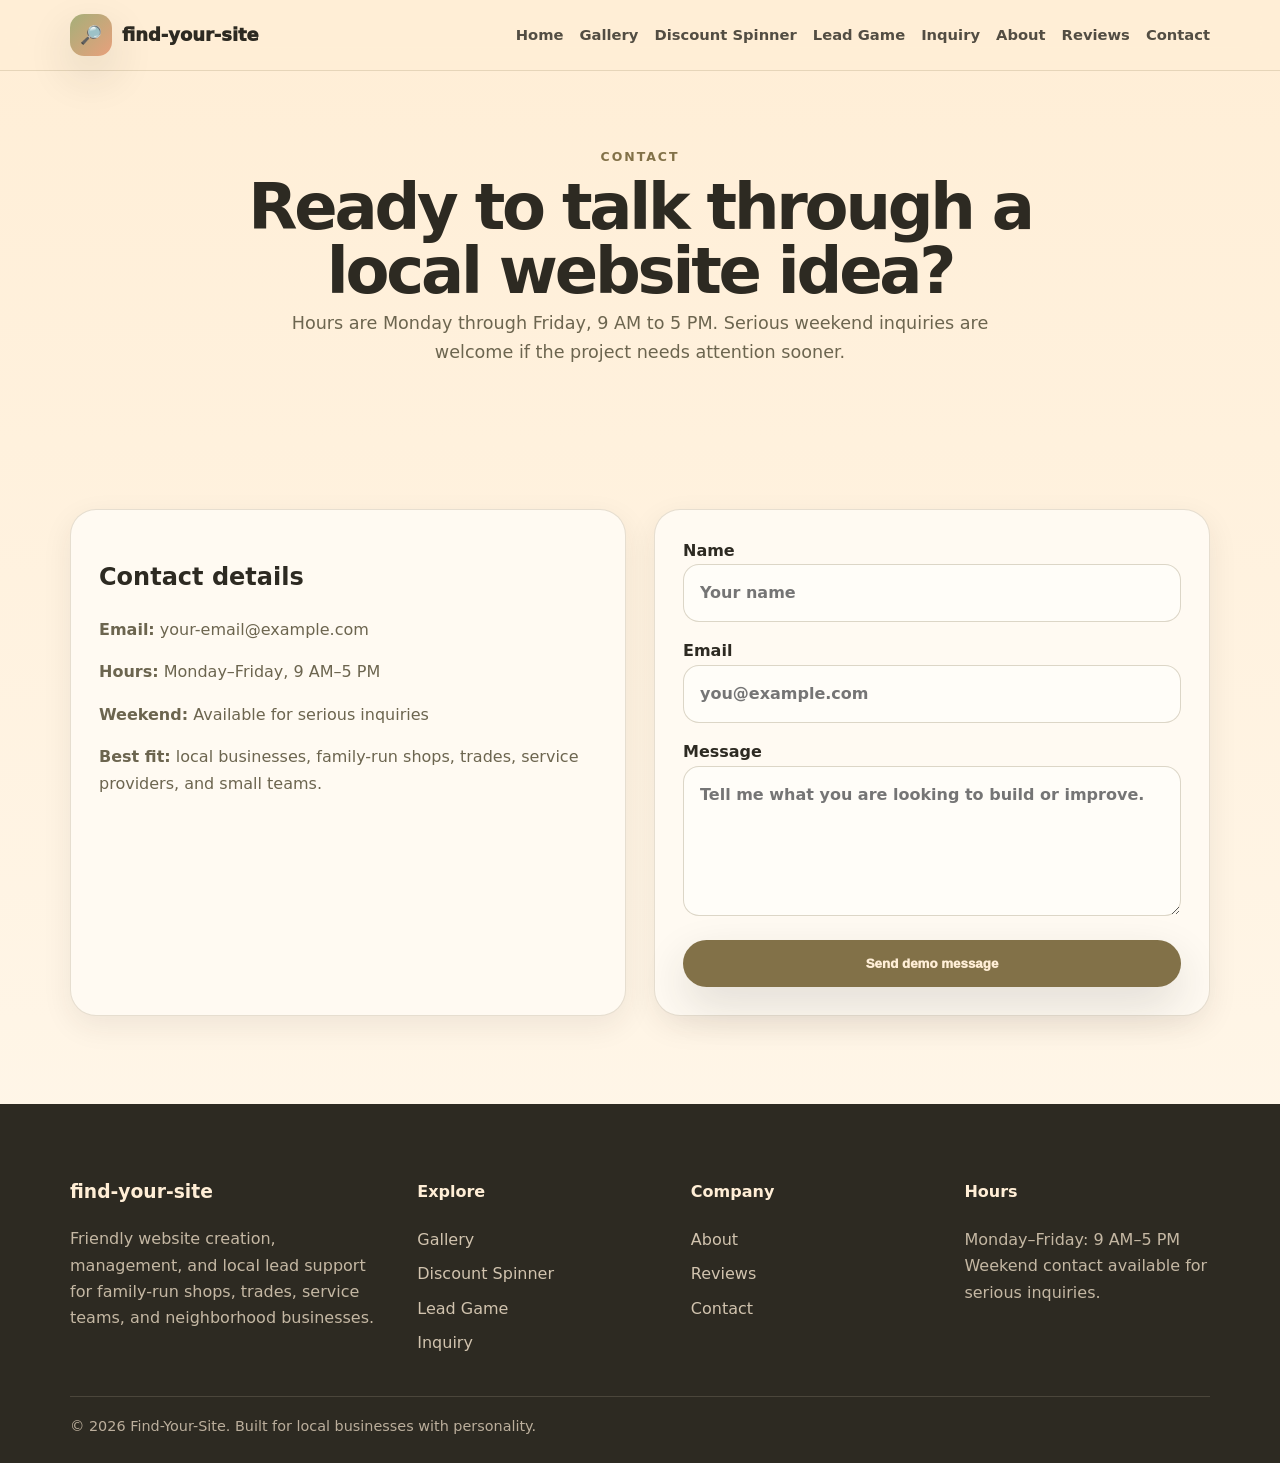
<file: contact.html>
<!DOCTYPE html>
<html lang="en">
<head>
<meta charset="UTF-8">
<meta name="viewport" content="width=device-width, initial-scale=1.0">
<title>Contact | Find-Your-Site</title>
<link rel="stylesheet" href="assets/css/style.css">
</head>
<body>
<header class="header"><div class="container nav"><a class="brand" href="index.html"><span class="brand-mark">🔎</span><span>find-your-site</span></a><button class="menu-toggle" aria-label="Open navigation">Menu</button><nav class="nav-links"><a href="index.html">Home</a><a href="gallery.html">Gallery</a><a href="discount-spinner.html">Discount Spinner</a><a href="leads-game.html">Lead Game</a><a href="custom-inquiry.html">Inquiry</a><a href="about.html">About</a><a href="reviews.html">Reviews</a><a href="contact.html">Contact</a></nav></div></header>
<main>

<section class="page-hero"><div class="container"><span class="eyebrow">Contact</span><h1>Ready to talk through a local website idea?</h1><p>Hours are Monday through Friday, 9 AM to 5 PM. Serious weekend inquiries are welcome if the project needs attention sooner.</p></div></section>
<section class="section"><div class="container grid-2"><div class="card"><h2>Contact details</h2><p><strong>Email:</strong> your-email@example.com</p><p><strong>Hours:</strong> Monday–Friday, 9 AM–5 PM</p><p><strong>Weekend:</strong> Available for serious inquiries</p><p><strong>Best fit:</strong> local businesses, family-run shops, trades, service providers, and small teams.</p></div><form class="card form" data-demo-form><label>Name<input required placeholder="Your name"></label><label>Email<input type="email" required placeholder="you@example.com"></label><label>Message<textarea placeholder="Tell me what you are looking to build or improve."></textarea></label><button class="btn btn-primary" type="submit">Send demo message</button><div class="notice"></div></form></div></section>

</main>
<footer class="footer"><div class="container footer-grid"><div><h3>find-your-site</h3><p>Friendly website creation, management, and local lead support for family-run shops, trades, service teams, and neighborhood businesses.</p></div><div><h4>Explore</h4><a href="gallery.html">Gallery</a><a href="discount-spinner.html">Discount Spinner</a><a href="leads-game.html">Lead Game</a><a href="custom-inquiry.html">Inquiry</a></div><div><h4>Company</h4><a href="about.html">About</a><a href="reviews.html">Reviews</a><a href="contact.html">Contact</a></div><div><h4>Hours</h4><p>Monday–Friday: 9 AM–5 PM<br>Weekend contact available for serious inquiries.</p></div></div><div class="container tiny-footer">© <span data-year></span> Find-Your-Site. Built for local businesses with personality.</div></footer>
<script src="assets/js/script.js"></script>
</body>
</html>
</file>
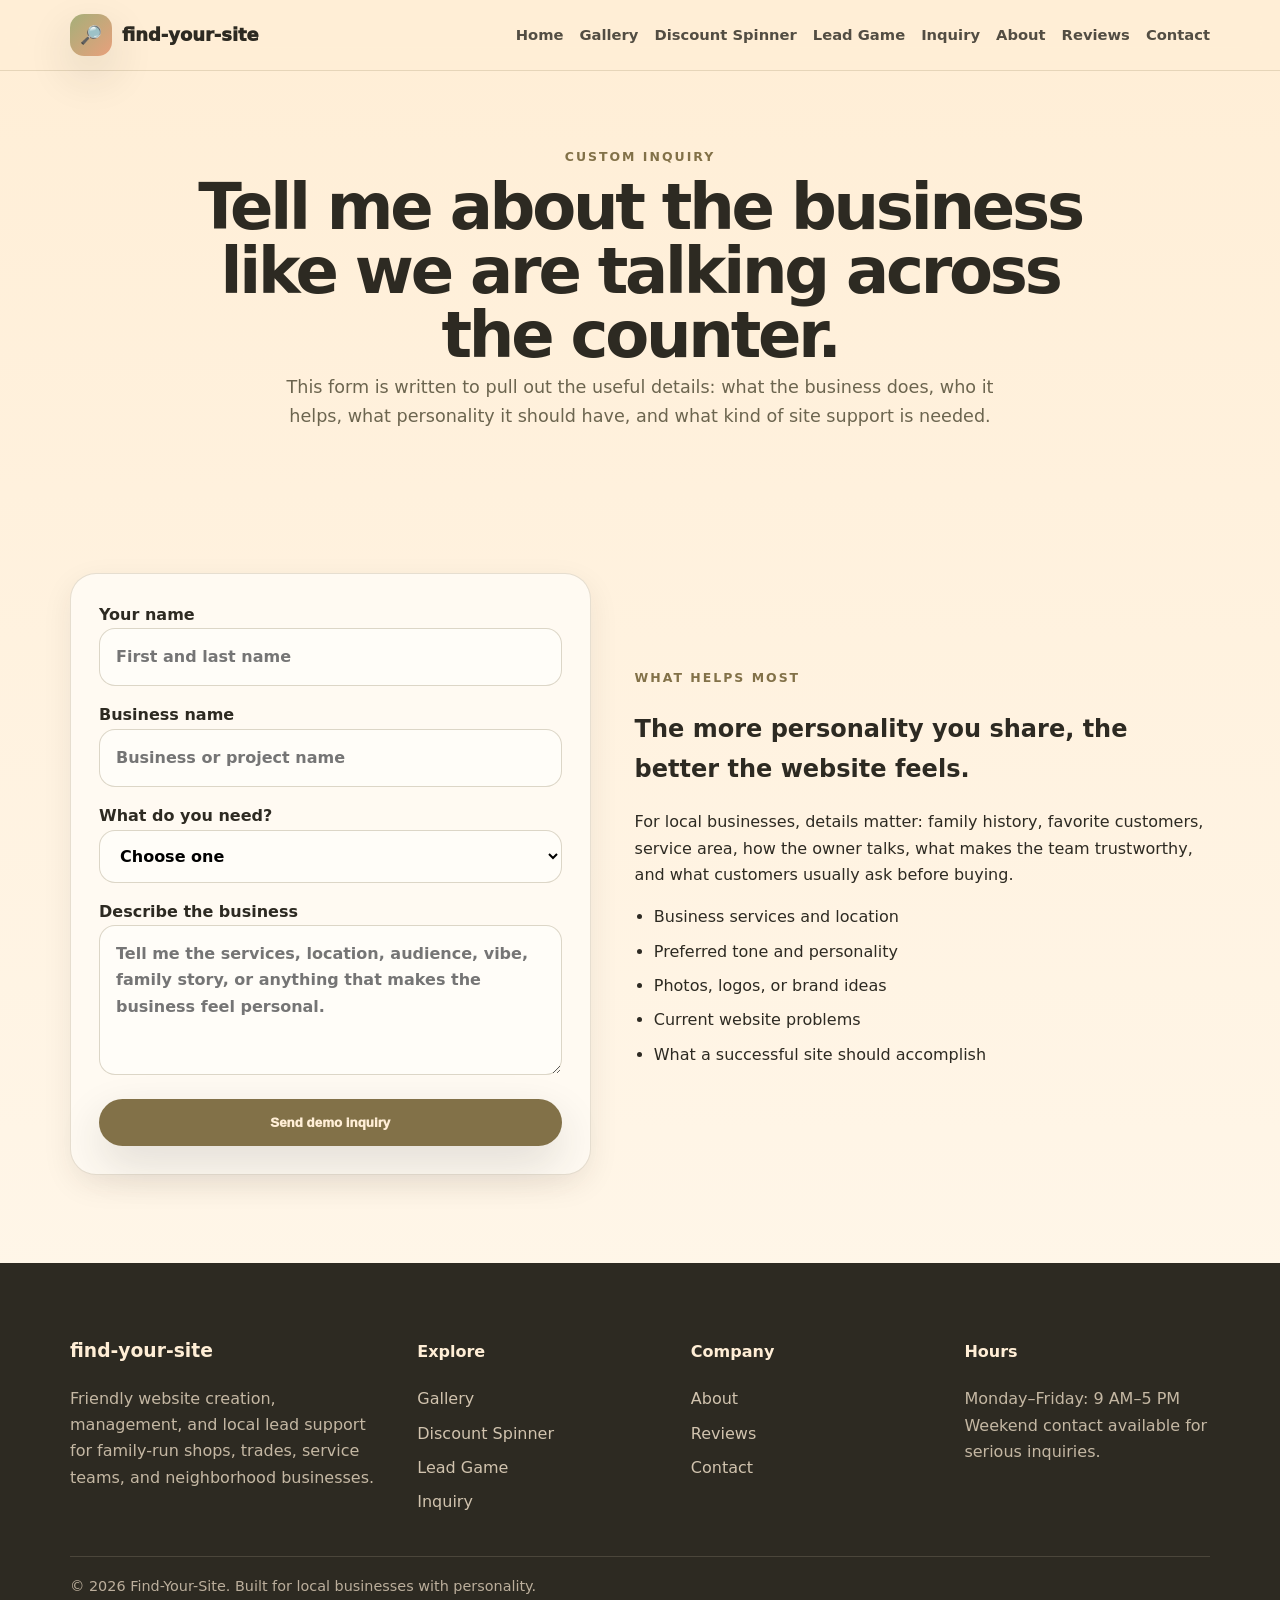
<file: custom-inquiry.html>
<!DOCTYPE html>
<html lang="en">
<head>
<meta charset="UTF-8">
<meta name="viewport" content="width=device-width, initial-scale=1.0">
<title>Custom Inquiry | Find-Your-Site</title>
<link rel="stylesheet" href="assets/css/style.css">
</head>
<body>
<header class="header"><div class="container nav"><a class="brand" href="index.html"><span class="brand-mark">🔎</span><span>find-your-site</span></a><button class="menu-toggle" aria-label="Open navigation">Menu</button><nav class="nav-links"><a href="index.html">Home</a><a href="gallery.html">Gallery</a><a href="discount-spinner.html">Discount Spinner</a><a href="leads-game.html">Lead Game</a><a href="custom-inquiry.html">Inquiry</a><a href="about.html">About</a><a href="reviews.html">Reviews</a><a href="contact.html">Contact</a></nav></div></header>
<main>

<section class="page-hero"><div class="container"><span class="eyebrow">Custom inquiry</span><h1>Tell me about the business like we are talking across the counter.</h1><p>This form is written to pull out the useful details: what the business does, who it helps, what personality it should have, and what kind of site support is needed.</p></div></section>
<section class="section"><div class="container split"><form class="card form" data-demo-form><label>Your name<input type="text" placeholder="First and last name" required></label><label>Business name<input type="text" placeholder="Business or project name" required></label><label>What do you need?<select required><option value="">Choose one</option><option>New website</option><option>Website redesign</option><option>Website management</option><option>Lead support</option><option>Not sure yet</option></select></label><label>Describe the business<textarea placeholder="Tell me the services, location, audience, vibe, family story, or anything that makes the business feel personal."></textarea></label><button class="btn btn-primary" type="submit">Send demo inquiry</button><div class="notice"></div></form><div><span class="eyebrow">What helps most</span><h2>The more personality you share, the better the website feels.</h2><p>For local businesses, details matter: family history, favorite customers, service area, how the owner talks, what makes the team trustworthy, and what customers usually ask before buying.</p><ul class="check-list"><li>Business services and location</li><li>Preferred tone and personality</li><li>Photos, logos, or brand ideas</li><li>Current website problems</li><li>What a successful site should accomplish</li></ul></div></div></section>

</main>
<footer class="footer"><div class="container footer-grid"><div><h3>find-your-site</h3><p>Friendly website creation, management, and local lead support for family-run shops, trades, service teams, and neighborhood businesses.</p></div><div><h4>Explore</h4><a href="gallery.html">Gallery</a><a href="discount-spinner.html">Discount Spinner</a><a href="leads-game.html">Lead Game</a><a href="custom-inquiry.html">Inquiry</a></div><div><h4>Company</h4><a href="about.html">About</a><a href="reviews.html">Reviews</a><a href="contact.html">Contact</a></div><div><h4>Hours</h4><p>Monday–Friday: 9 AM–5 PM<br>Weekend contact available for serious inquiries.</p></div></div><div class="container tiny-footer">© <span data-year></span> Find-Your-Site. Built for local businesses with personality.</div></footer>
<script src="assets/js/script.js"></script>
</body>
</html>
</file>
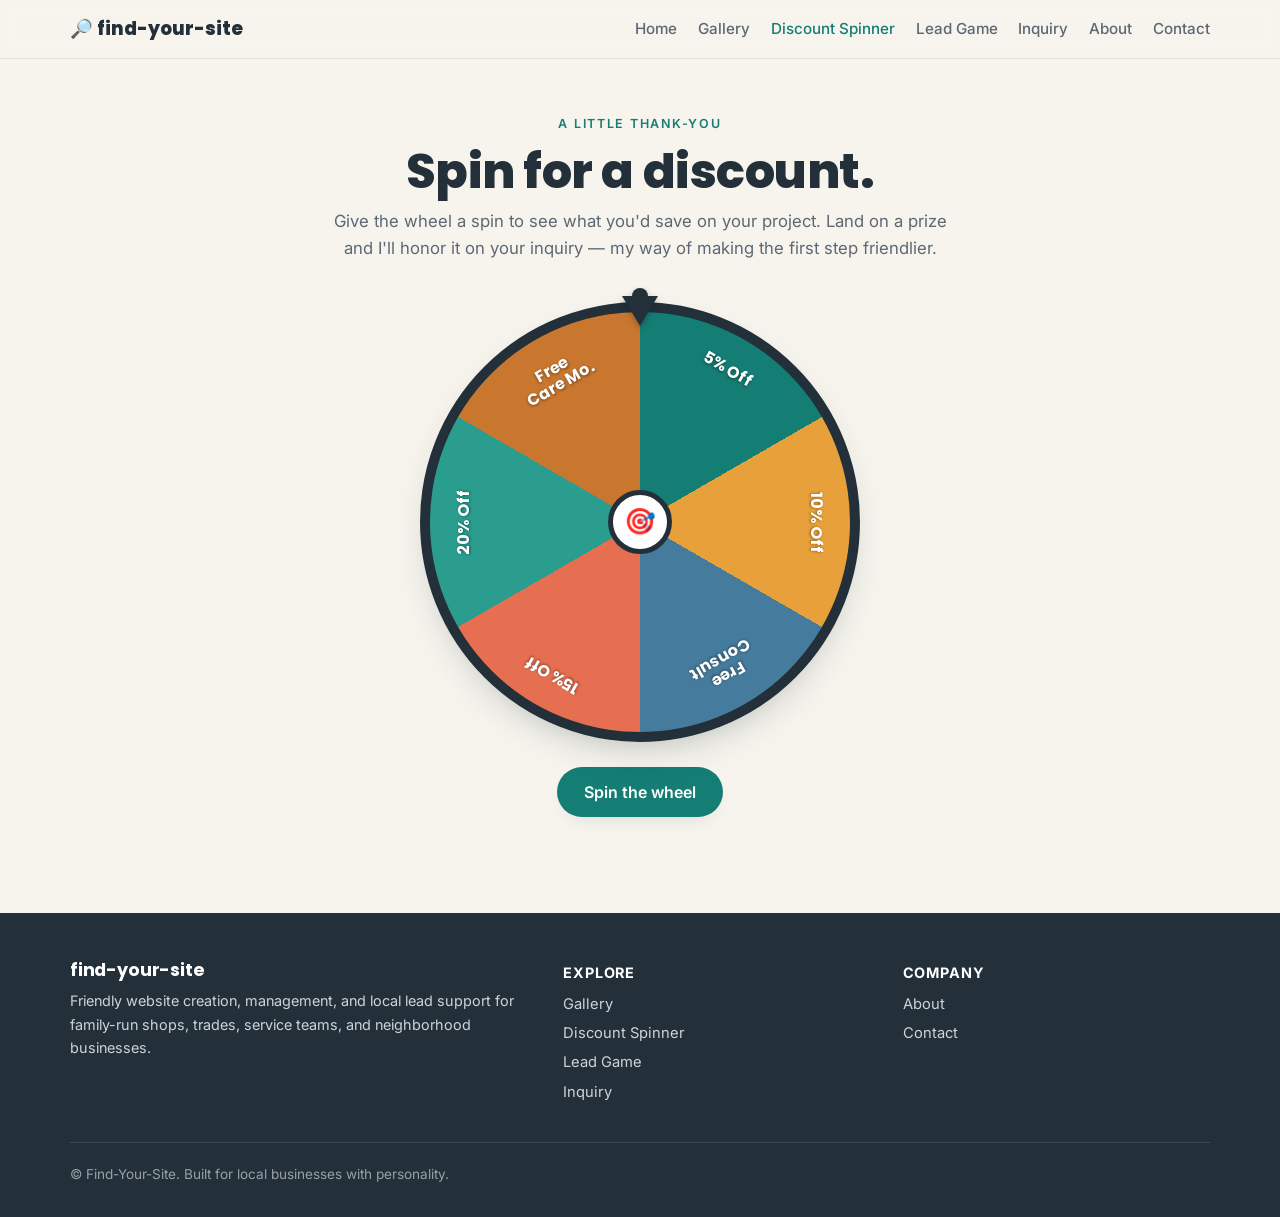
<file: discount-spinner.html>
<!DOCTYPE html>
<html lang="en">
<head>
<meta charset="UTF-8" />
<meta name="viewport" content="width=device-width, initial-scale=1.0" />
<title>Discount Spinner | Find-Your-Site</title>
<meta name="description" content="Spin the wheel for a friendly discount on your Find-Your-Site project." />
<link rel="preconnect" href="https://fonts.googleapis.com">
<link rel="preconnect" href="https://fonts.gstatic.com" crossorigin>
<link href="https://fonts.googleapis.com/css2?family=Poppins:wght@600;700;800&family=Inter:wght@400;500;600&display=swap" rel="stylesheet">
<style>
  :root{
    --paper:#f7f4ee; --surface:#ffffff; --ink:#23303a; --ink-soft:#5c6873;
    --brand:#147d74; --brand-dark:#0f5f58; --accent:#e8a13a; --line:#e6e1d7;
    --shadow:0 16px 44px -22px rgba(15,45,42,.4); --shadow-soft:0 8px 24px -16px rgba(15,45,42,.3);
    --font-head:"Poppins",system-ui,sans-serif; --font-body:"Inter",system-ui,sans-serif;
  }
  *{box-sizing:border-box;margin:0;padding:0}
  body{font-family:var(--font-body);background:var(--paper);color:var(--ink);line-height:1.6;-webkit-font-smoothing:antialiased}
  h1,h2,h3{font-family:var(--font-head);line-height:1.1;letter-spacing:-.01em}
  a{color:inherit;text-decoration:none}
  .wrap{width:min(1140px,92vw);margin-inline:auto}
  .btn{display:inline-flex;align-items:center;gap:.5rem;font-weight:600;font-size:1rem;padding:.85rem 1.6rem;border-radius:999px;cursor:pointer;border:1.5px solid transparent;transition:transform .18s,background .18s,box-shadow .18s;font-family:var(--font-body)}
  .btn-primary{background:var(--brand);color:#fff;box-shadow:var(--shadow-soft)}
  .btn-primary:hover{background:var(--brand-dark);transform:translateY(-2px)}
  .btn-ghost{background:transparent;color:var(--ink);border-color:var(--line)}
  .btn-ghost:hover{border-color:var(--brand);color:var(--brand)}
  .btn:disabled{opacity:.5;cursor:not-allowed;transform:none}
  :focus-visible{outline:3px solid var(--accent);outline-offset:3px;border-radius:6px}

  .nav{position:sticky;top:0;z-index:50;background:rgba(247,244,238,.88);backdrop-filter:blur(10px);border-bottom:1px solid var(--line)}
  .nav-inner{display:flex;align-items:center;justify-content:space-between;padding:.9rem 0}
  .brand{font-family:var(--font-head);font-weight:800;font-size:1.15rem;color:var(--ink)}
  .nav-links{display:flex;align-items:center;gap:1.3rem}
  .nav-links a{font-weight:500;color:var(--ink-soft);font-size:.95rem}
  .nav-links a:hover,.nav-links a[aria-current="page"]{color:var(--brand)}
  .nav-toggle{display:none;background:none;border:none;color:var(--ink);cursor:pointer}

  .page-head{padding:clamp(2rem,5vw,3.2rem) 0 1rem;text-align:center}
  .eyebrow{font-size:.78rem;font-weight:600;letter-spacing:.14em;text-transform:uppercase;color:var(--brand)}
  .page-head h1{font-size:clamp(2rem,5vw,3rem);font-weight:800;margin:.6rem 0}
  .page-head p{color:var(--ink-soft);max-width:56ch;margin:0 auto;font-size:1.05rem}

  .stage{display:flex;flex-direction:column;align-items:center;padding:1.5rem 0 4rem;gap:1.6rem}

  .wheel-area{position:relative;width:min(90vw,440px);aspect-ratio:1/1}
  .pointer{position:absolute;top:-6px;left:50%;transform:translateX(-50%);z-index:5;width:0;height:0;border-left:18px solid transparent;border-right:18px solid transparent;border-top:30px solid var(--ink);filter:drop-shadow(0 3px 3px rgba(0,0,0,.25))}
  .pointer::after{content:"";position:absolute;top:-38px;left:-8px;width:16px;height:16px;border-radius:50%;background:var(--ink)}
  .wheel{position:absolute;inset:0;border-radius:50%;border:10px solid var(--ink);box-shadow:var(--shadow);will-change:transform}
  .label{position:absolute;inset:0;display:flex;justify-content:center;pointer-events:none}
  .label span{padding-top:26px;width:46%;text-align:center;color:#fff;font-family:var(--font-head);font-weight:700;font-size:clamp(.8rem,2.4vw,1rem);line-height:1.05;text-shadow:0 1px 3px rgba(0,0,0,.45)}
  .hub{position:absolute;top:50%;left:50%;transform:translate(-50%,-50%);z-index:4;width:64px;height:64px;border-radius:50%;background:var(--surface);border:5px solid var(--ink);display:grid;place-items:center;font-size:1.6rem}

  .result{background:var(--surface);border:1px solid var(--line);border-radius:18px;padding:1.6rem 1.8rem;text-align:center;max-width:440px;width:100%;box-shadow:var(--shadow-soft);display:none}
  .result.show{display:block;animation:pop .35s ease}
  @keyframes pop{from{transform:scale(.94);opacity:0}to{transform:scale(1);opacity:1}}
  .result h2{font-size:1.5rem;font-weight:800;margin-bottom:.3rem}
  .result .prize{color:var(--brand)}
  .result p{color:var(--ink-soft);margin-bottom:1rem}
  .code{display:inline-block;font-family:var(--font-head);font-weight:800;letter-spacing:.1em;background:var(--paper);border:2px dashed var(--brand);color:var(--ink);padding:.6rem 1.2rem;border-radius:12px;margin-bottom:1.1rem;font-size:1.15rem}
  .result-actions{display:flex;gap:.7rem;justify-content:center;flex-wrap:wrap}

  footer{background:var(--ink);color:#cdd4d8;padding:3rem 0 2rem;margin-top:2rem}
  .foot-grid{display:grid;grid-template-columns:1.5fr 1fr 1fr;gap:2rem}
  .foot-grid h3{color:#fff;font-size:1.1rem;margin-bottom:.6rem}
  .foot-grid h4{color:#fff;font-size:.9rem;margin-bottom:.6rem;text-transform:uppercase;letter-spacing:.06em}
  .foot-grid a{display:block;color:#cdd4d8;font-size:.92rem;margin-bottom:.35rem}
  .foot-grid a:hover{color:var(--accent)}
  .foot-grid p{font-size:.9rem}
  .foot-base{margin-top:2rem;padding-top:1.3rem;border-top:1px solid rgba(255,255,255,.12);font-size:.85rem;color:#96a0a6}

  @media(max-width:860px){
    .nav-links{display:none}
    .nav-links.open{display:flex;position:absolute;top:100%;left:0;right:0;flex-direction:column;gap:1rem;padding:1.2rem 4vw;background:var(--paper);border-bottom:1px solid var(--line)}
    .nav-toggle{display:block}
    .foot-grid{grid-template-columns:1fr;gap:1.4rem}
  }
</style>
</head>
<body>

<header class="nav">
  <div class="wrap nav-inner">
    <a class="brand" href="index.html">🔎 find-your-site</a>
    <button class="nav-toggle" id="navToggle" aria-label="Menu" aria-expanded="false"><svg width="26" height="26" viewBox="0 0 24 24" fill="none" stroke="currentColor" stroke-width="2" stroke-linecap="round"><path d="M4 7h16M4 12h16M4 17h16"/></svg></button>
    <nav class="nav-links" id="navLinks">
      <a href="index.html">Home</a>
      <a href="gallery.html">Gallery</a>
      <a href="discount-spinner.html" aria-current="page">Discount Spinner</a>
      <a href="leads-game.html">Lead Game</a>
      <a href="custom-inquiry.html">Inquiry</a>
      <a href="about.html">About</a>
      <a href="contact.html">Contact</a>
    </nav>
  </div>
</header>

<main class="wrap">
  <div class="page-head">
    <span class="eyebrow">A little thank-you</span>
    <h1>Spin for a discount.</h1>
    <p>Give the wheel a spin to see what you'd save on your project. Land on a prize and I'll honor it on your inquiry — my way of making the first step friendlier.</p>
  </div>

  <div class="stage">
    <div class="wheel-area">
      <div class="pointer"></div>
      <div class="wheel" id="wheel"></div>
      <div class="hub">🎯</div>
    </div>

    <button class="btn btn-primary" id="spinBtn">Spin the wheel</button>

    <div class="result" id="result" aria-live="polite">
      <h2>You landed on <span class="prize" id="prizeName"></span>!</h2>
      <p id="prizeDesc"></p>
      <div class="code" id="prizeCode"></div>
      <div class="result-actions">
        <a class="btn btn-primary" id="claimBtn" href="custom-inquiry.html">Claim it on an inquiry →</a>
      </div>
    </div>
  </div>
</main>

<footer>
  <div class="wrap foot-grid">
    <div>
      <h3>find-your-site</h3>
      <p>Friendly website creation, management, and local lead support for family-run shops, trades, service teams, and neighborhood businesses.</p>
    </div>
    <div>
      <h4>Explore</h4>
      <a href="gallery.html">Gallery</a>
      <a href="discount-spinner.html">Discount Spinner</a>
      <a href="leads-game.html">Lead Game</a>
      <a href="custom-inquiry.html">Inquiry</a>
    </div>
    <div>
      <h4>Company</h4>
      <a href="about.html">About</a>
      <a href="contact.html">Contact</a>
    </div>
  </div>
  <div class="wrap foot-base">© Find-Your-Site. Built for local businesses with personality.</div>
</footer>

<script>
(function(){
  "use strict";

  // Each segment: what it says on the wheel + the reward details.
  // "weight" controls how often it comes up (bigger = more common).
  var SEGMENTS = [
    {label:"5% Off",        desc:"5% off your first project.",   color:"#147d74", weight:26},
    {label:"10% Off",       desc:"10% off your first project.",    color:"#e8a13a", weight:22},
    {label:"Free\nConsult", desc:"A free planning consultation, on me.",   color:"#457b9d", weight:18},
    {label:"15% Off",       desc:"15% off your first project.", color:"#e76f51", weight:16},
    {label:"20% Off",       desc:"20% off — a lucky spin!",    color:"#2a9d8f", weight:10},
    {label:"Free\nCare Mo.",desc:"Your first month of site care, free.",   color:"#c9772f", weight:8}
  ];

  var N = SEGMENTS.length;
  var SEG = 360 / N;               // degrees per wedge
  var wheel = document.getElementById("wheel");
  var spinBtn = document.getElementById("spinBtn");
  var claimBtn = document.getElementById("claimBtn");
  var result = document.getElementById("result");
  var prizeName = document.getElementById("prizeName");
  var prizeDesc = document.getElementById("prizeDesc");
  var prizeCode = document.getElementById("prizeCode");

  var totalRotation = 0;
  var spinning = false;
  var hasSpun = false;   // one spin per page load; only a refresh resets it

  // Fresh, unguessable code every spin (omits look-alike chars 0/O/1/I)
  function randomCode(len){
    var chars = "ABCDEFGHJKLMNPQRSTUVWXYZ23456789";
    var out = "";
    for(var i=0;i<len;i++){ out += chars.charAt(Math.floor(Math.random()*chars.length)); }
    return out;
  }

  // 1) Paint the coloured wedges (conic-gradient starts at top, goes clockwise)
  var stops = [];
  for(var i=0;i<N;i++){
    stops.push(SEGMENTS[i].color + " " + (i*SEG) + "deg " + ((i+1)*SEG) + "deg");
  }
  wheel.style.background = "conic-gradient(" + stops.join(",") + ")";

  // 2) Place a label centred in each wedge
  for(var j=0;j<N;j++){
    var center = j*SEG + SEG/2;           // clockwise from top
    var wrap = document.createElement("div");
    wrap.className = "label";
    wrap.style.transform = "rotate(" + center + "deg)";
    var span = document.createElement("span");
    span.innerHTML = SEGMENTS[j].label.replace(/\n/g,"<br>");
    wrap.appendChild(span);
    wheel.appendChild(wrap);
  }

  function prefersReducedMotion(){
    return window.matchMedia && window.matchMedia("(prefers-reduced-motion: reduce)").matches;
  }

  // Physical deceleration: fast start, friction slowdown, gentle stop.
  function easeOutQuart(t){ return 1 - Math.pow(1 - t, 4); }

  function pickWeightedIndex(){
    var total = 0, k;
    for(k=0;k<N;k++){ total += SEGMENTS[k].weight; }
    var r = Math.random() * total;
    for(k=0;k<N;k++){
      r -= SEGMENTS[k].weight;
      if(r < 0){ return k; }
    }
    return N-1;
  }

  function spin(){
    if(spinning || hasSpun) return;
    spinning = true;
    hasSpun = true;
    spinBtn.disabled = true;
    result.classList.remove("show");

    // Choose the winner FIRST, then rotate the wheel to land on it.
    var index = pickWeightedIndex();
    var center = index*SEG + SEG/2;
    // land somewhere inside the wedge (not always dead centre), but never in a neighbour
    var jitter = (Math.random()*2 - 1) * (SEG*0.32);
    var targetPoint = center + jitter;

    // rotation needed so the target point sits under the top pointer (0deg)
    var desiredMod = ((-targetPoint % 360) + 360) % 360;
    var currentMod = ((totalRotation % 360) + 360) % 360;
    var delta = ((desiredMod - currentMod) + 360) % 360;
    var extraSpins = 6 + Math.floor(Math.random()*4); // 6–9 full turns for a fast start

    var startRotation = totalRotation;
    var endRotation = totalRotation + extraSpins*360 + delta;
    totalRotation = endRotation;

    var duration = prefersReducedMotion() ? 600 : 4800;
    var startTime = null;

    function frame(now){
      if(startTime === null){ startTime = now; }
      var elapsed = now - startTime;
      var t = Math.min(elapsed / duration, 1);
      var rot = startRotation + (endRotation - startRotation) * easeOutQuart(t);
      wheel.style.transform = "rotate(" + rot + "deg)";
      if(t < 1){
        requestAnimationFrame(frame);
      } else {
        wheel.style.transform = "rotate(" + endRotation + "deg)";
        reveal(index);
      }
    }
    requestAnimationFrame(frame);
  }

  function reveal(index){
    var s = SEGMENTS[index];
    var rewardText = s.label.replace(/\n/g," ");
    var code = randomCode(4) + "-" + randomCode(4);   // e.g. K7MQ-P9X4
    prizeName.textContent = rewardText;
    prizeDesc.textContent = s.desc;
    prizeCode.textContent = "Code: " + code;
    // Carry the prize + unique code to the inquiry page.
    claimBtn.href = "custom-inquiry.html?discount=" + encodeURIComponent(code) + "&reward=" + encodeURIComponent(rewardText);
    result.classList.add("show");
    spinning = false;
    spinBtn.disabled = true;                 // locked for this page load
    spinBtn.textContent = "Refresh to spin again";
  }

  spinBtn.addEventListener("click", spin);

  // mobile nav
  var navToggle = document.getElementById("navToggle");
  var navLinks = document.getElementById("navLinks");
  navToggle.addEventListener("click", function(){
    var open = navLinks.classList.toggle("open");
    navToggle.setAttribute("aria-expanded", open);
  });
})();
</script>
</body>
</html>
</file>
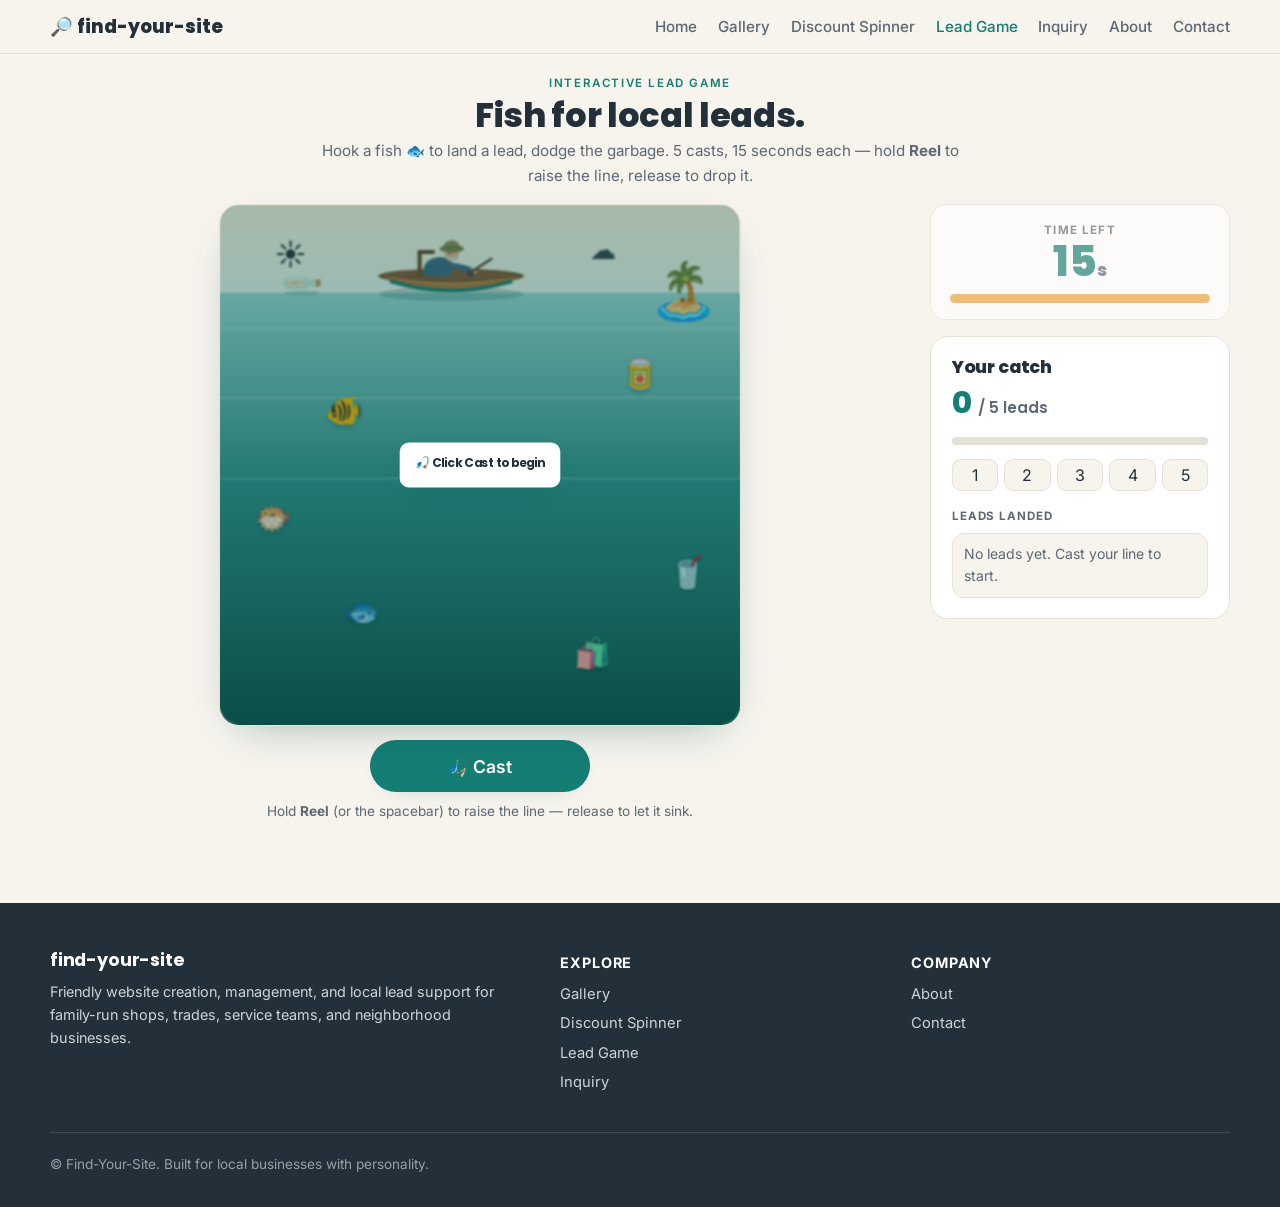
<file: leads-game.html>
<!DOCTYPE html>
<html lang="en">
<head>
<meta charset="UTF-8" />
<meta name="viewport" content="width=device-width, initial-scale=1.0" />
<title>Fish for Leads | Find-Your-Site</title>
<meta name="description" content="Cast your line, dodge the garbage, and hook local leads — a playful demo from Find-Your-Site." />
<link rel="preconnect" href="https://fonts.googleapis.com">
<link rel="preconnect" href="https://fonts.gstatic.com" crossorigin>
<link href="https://fonts.googleapis.com/css2?family=Poppins:wght@600;700;800&family=Inter:wght@400;500;600&display=swap" rel="stylesheet">
<style>
  :root{
    --paper:#f7f4ee; --surface:#ffffff; --ink:#23303a; --ink-soft:#5c6873;
    --brand:#147d74; --brand-dark:#0f5f58; --accent:#e8a13a; --line:#e6e1d7;
    --water-1:#9bd8d4; --water-2:#2b8f88; --water-3:#0c4f49;
    --shadow:0 16px 44px -22px rgba(12,79,73,.45); --shadow-soft:0 8px 24px -16px rgba(12,79,73,.3);
    --font-head:"Poppins",system-ui,sans-serif; --font-body:"Inter",system-ui,sans-serif;
  }
  *{box-sizing:border-box;margin:0;padding:0}
  body{font-family:var(--font-body);background:var(--paper);color:var(--ink);line-height:1.6;-webkit-font-smoothing:antialiased}
  h1,h2,h3{font-family:var(--font-head);line-height:1.1;letter-spacing:-.01em}
  a{color:inherit;text-decoration:none}
  .wrap{width:min(1180px,94vw);margin-inline:auto}
  .btn{display:inline-flex;align-items:center;justify-content:center;gap:.5rem;font-family:var(--font-body);font-weight:600;font-size:1rem;padding:.8rem 1.4rem;border-radius:999px;cursor:pointer;border:1.5px solid transparent;transition:transform .18s,background .18s,box-shadow .18s}
  .btn-primary{background:var(--brand);color:#fff;box-shadow:var(--shadow-soft)}
  .btn-primary:hover{background:var(--brand-dark);transform:translateY(-2px)}
  .btn-ghost{background:transparent;color:var(--ink);border-color:var(--line)}
  .btn-ghost:hover{border-color:var(--brand);color:var(--brand)}
  .btn:disabled{opacity:.5;cursor:not-allowed;transform:none}
  :focus-visible{outline:3px solid var(--accent);outline-offset:3px;border-radius:6px}

  .nav{position:sticky;top:0;z-index:50;background:rgba(247,244,238,.88);backdrop-filter:blur(10px);border-bottom:1px solid var(--line)}
  .nav-inner{display:flex;align-items:center;justify-content:space-between;padding:.75rem 0}
  .brand{font-family:var(--font-head);font-weight:800;font-size:1.15rem;color:var(--ink)}
  .nav-links{display:flex;align-items:center;gap:1.3rem}
  .nav-links a{font-weight:500;color:var(--ink-soft);font-size:.95rem}
  .nav-links a:hover,.nav-links a[aria-current="page"]{color:var(--brand)}
  .nav-toggle{display:none;background:none;border:none;color:var(--ink);cursor:pointer}

  .page-head{padding:.9rem 0 .3rem;text-align:center}
  .eyebrow{font-size:.72rem;font-weight:600;letter-spacing:.14em;text-transform:uppercase;color:var(--brand)}
  .page-head h1{font-size:clamp(1.5rem,4vw,2.1rem);font-weight:800;margin:.25rem 0}
  .page-head p{color:var(--ink-soft);max-width:64ch;margin:0 auto;font-size:.95rem}

  .layout{display:grid;grid-template-columns:1fr 300px;gap:1.3rem;padding:.7rem 0 3rem;align-items:start}

  /* ---- game frame: internal logic is a fixed 900x900, shown small enough to fit view ---- */
  .frame{position:relative;width:min(540px,100%,58vh);aspect-ratio:1/1;border-radius:20px;overflow:hidden;box-shadow:var(--shadow);border:1px solid var(--line);margin-inline:auto;user-select:none;touch-action:manipulation}
  .stage{position:absolute;top:0;left:0;width:900px;height:900px;transform-origin:top left}

  .sky{position:absolute;top:0;left:0;width:900px;height:152px;background:linear-gradient(180deg,#fdf3dd,#eaf6ee)}
  .sun{position:absolute;left:96px;top:44px;font-size:52px}
  .cloud{position:absolute;left:640px;top:40px;font-size:46px;opacity:.9}
  .water{position:absolute;top:152px;left:0;width:900px;height:748px;background:linear-gradient(180deg,var(--water-1) 0%,var(--water-2) 45%,var(--water-3) 100%)}
  .wave{position:absolute;left:0;width:900px;height:3px;background:rgba(255,255,255,.22);animation:wave 5s ease-in-out infinite}
  @keyframes wave{0%,100%{transform:translateY(0)}50%{transform:translateY(7px)}}

  .island{position:absolute;left:742px;top:70px;font-size:96px}

  .bob{animation:bob 3.6s ease-in-out infinite}
  @keyframes bob{0%,100%{transform:translateY(0) rotate(-2deg)}50%{transform:translateY(-8px) rotate(2deg)}}
  .boatbob{animation:boatbob 3.9s ease-in-out infinite}
  @keyframes boatbob{0%,100%{transform:translateY(0) rotate(-1deg)}50%{transform:translateY(-6px) rotate(1deg)}}

  .fishline{position:absolute;left:470px;top:96px;width:3px;height:0;background:rgba(255,255,255,.85);display:none}
  .hook{position:absolute;left:470px;top:96px;font-size:26px;transform:translate(-50%,-40%);display:none}

  .critter{position:absolute;font-size:52px;transform:translate(-50%,-50%);will-change:left,top;pointer-events:none;filter:drop-shadow(0 3px 4px rgba(0,0,0,.28))}
  .critter.splash{animation:splash .5s ease forwards}
  @keyframes splash{to{transform:translate(-50%,-120px) scale(.2) rotate(18deg);opacity:0}}

  .flash{position:absolute;left:0;top:152px;width:900px;height:748px;display:grid;place-items:center;pointer-events:none;opacity:0}
  .flash.go{animation:flashpop 1s ease forwards}
  @keyframes flashpop{0%{opacity:0;transform:scale(.7)}25%{opacity:1;transform:scale(1)}80%{opacity:1}100%{opacity:0}}
  .flash .msg{font-family:var(--font-head);font-weight:800;font-size:64px;padding:14px 34px;border-radius:18px;background:rgba(255,255,255,.92);box-shadow:var(--shadow)}
  .flash .msg.win{color:var(--brand)}
  .flash .msg.lose{color:#c14b32}

  .startcover{position:absolute;inset:0;display:grid;place-items:center;background:rgba(12,79,73,.35);backdrop-filter:blur(2px);text-align:center;padding:24px}
  .startcover .card{background:var(--surface);border-radius:16px;padding:24px 26px;max-width:340px;box-shadow:var(--shadow)}
  .startcover h3{font-size:1.3rem;margin-bottom:.5rem}
  .startcover p{color:var(--ink-soft);font-size:.92rem;margin-bottom:1rem}

  .controls{display:flex;flex-direction:column;align-items:center;gap:.55rem;margin-top:.9rem}
  .actionbtn{min-width:220px;font-size:1.1rem;padding:.9rem 1.6rem}
  .actionbtn.reel{background:var(--accent);color:#3a2708}
  .actionbtn.reel:hover{background:#d8932f}
  .hint{color:var(--ink-soft);font-size:.85rem;text-align:center;max-width:440px}

  /* side column: countdown timer ABOVE the sidebar */
  .side-col{display:flex;flex-direction:column;gap:1rem;position:sticky;top:80px}
  .timer-card{background:var(--surface);border:1px solid var(--line);border-radius:16px;padding:1rem 1.2rem;text-align:center}
  .timer-card .tc-label{font-size:.72rem;text-transform:uppercase;letter-spacing:.1em;color:var(--ink-soft);font-weight:700}
  .timer-card .tc-num{font-family:var(--font-head);font-weight:800;font-size:2.6rem;line-height:1.1;color:var(--brand)}
  .timer-card .tc-num small{font-size:1.1rem;color:var(--ink-soft)}
  .timer-card .tc-bar{height:9px;border-radius:99px;background:var(--line);overflow:hidden;margin-top:.55rem}
  .timer-card .tc-bar span{display:block;height:100%;width:100%;background:var(--accent);transition:width .12s linear}
  .timer-card.idle{opacity:.65}
  .timer-card.low .tc-num{color:#d84a2c}
  .timer-card.low .tc-bar span{background:#e05a3a}
  .timer-card.low{animation:pulse .7s ease-in-out infinite}
  @keyframes pulse{0%,100%{box-shadow:0 0 0 0 rgba(224,90,58,0)}50%{box-shadow:0 0 0 5px rgba(224,90,58,.14)}}

  .sidebar{background:var(--surface);border:1px solid var(--line);border-radius:18px;padding:1.3rem}
  .sidebar h2{font-size:1.1rem;font-weight:800}
  .score{font-family:var(--font-head);font-weight:800;color:var(--brand);font-size:1.9rem;margin:.15rem 0 .1rem}
  .score small{font-size:.95rem;color:var(--ink-soft);font-weight:600}
  .progress{height:8px;border-radius:99px;background:var(--line);overflow:hidden;margin:.55rem 0 .9rem}
  .progress span{display:block;height:100%;width:0;background:var(--brand);transition:width .3s}
  .pips{display:flex;gap:.4rem;margin-bottom:1rem}
  .pip{flex:1;height:32px;border-radius:9px;background:var(--paper);border:1px solid var(--line);display:grid;place-items:center;font-size:1rem}
  .pip.win{background:#e6f4f0;border-color:var(--brand)}
  .pip.lose{background:#f7ece8;border-color:#d9a191}
  .leadhdr{font-size:.72rem;text-transform:uppercase;letter-spacing:.08em;color:var(--ink-soft);font-weight:700;margin-bottom:.45rem}
  .leads{list-style:none;display:grid;gap:.5rem;max-height:30vh;overflow:auto}
  .leads li{background:var(--paper);border:1px solid var(--line);border-radius:12px;padding:.55rem .7rem;animation:pop .3s ease}
  @keyframes pop{from{transform:scale(.9);opacity:0}to{transform:scale(1);opacity:1}}
  .lead-type{color:var(--brand);font-size:.7rem;font-weight:700;text-transform:uppercase;letter-spacing:.04em}
  .lead-name{font-weight:700;font-size:.9rem}
  .lead-note{color:var(--ink-soft);font-size:.8rem}
  .empty{color:var(--ink-soft);font-size:.88rem;padding:.4rem 0}

  .modal{position:fixed;inset:0;background:rgba(12,79,73,.55);display:none;place-items:center;padding:1.5rem;z-index:100}
  .modal.open{display:grid}
  .modal .box{background:var(--surface);border-radius:20px;padding:clamp(1.5rem,4vw,2.4rem);max-width:520px;width:100%;box-shadow:var(--shadow);max-height:88vh;overflow:auto;text-align:center}
  .modal .big{font-family:var(--font-head);font-weight:800;font-size:3rem;color:var(--brand);line-height:1}
  .modal h2{font-size:1.5rem;font-weight:800;margin:.4rem 0}
  .modal .sub{color:var(--ink-soft);margin-bottom:1.2rem}
  .modal ul{list-style:none;display:grid;gap:.5rem;margin-bottom:1.4rem;text-align:left}
  .modal li{background:var(--paper);border:1px solid var(--line);border-radius:10px;padding:.55rem .8rem;font-size:.9rem}
  .modal-actions{display:flex;gap:.7rem;flex-wrap:wrap;justify-content:center}

  footer{background:var(--ink);color:#cdd4d8;padding:3rem 0 2rem;margin-top:2rem}
  .foot-grid{display:grid;grid-template-columns:1.5fr 1fr 1fr;gap:2rem}
  .foot-grid h3{color:#fff;font-size:1.1rem;margin-bottom:.6rem}
  .foot-grid h4{color:#fff;font-size:.9rem;margin-bottom:.6rem;text-transform:uppercase;letter-spacing:.06em}
  .foot-grid a{display:block;color:#cdd4d8;font-size:.92rem;margin-bottom:.35rem}
  .foot-grid a:hover{color:var(--accent)}
  .foot-grid p{font-size:.9rem}
  .foot-base{margin-top:2rem;padding-top:1.3rem;border-top:1px solid rgba(255,255,255,.12);font-size:.85rem;color:#96a0a6}

  @media(max-width:940px){
    .layout{grid-template-columns:1fr}
    .side-col{position:static;order:2}
    .frame{width:min(540px,100%,70vh)}
    .nav-links{display:none}
    .nav-links.open{display:flex;position:absolute;top:100%;left:0;right:0;flex-direction:column;gap:1rem;padding:1.2rem 4vw;background:var(--paper);border-bottom:1px solid var(--line)}
    .nav-toggle{display:block}
    .foot-grid{grid-template-columns:1fr;gap:1.4rem}
  }
</style>
</head>
<body>

<header class="nav">
  <div class="wrap nav-inner">
    <a class="brand" href="index.html">🔎 find-your-site</a>
    <button class="nav-toggle" id="navToggle" aria-label="Menu" aria-expanded="false"><svg width="26" height="26" viewBox="0 0 24 24" fill="none" stroke="currentColor" stroke-width="2" stroke-linecap="round"><path d="M4 7h16M4 12h16M4 17h16"/></svg></button>
    <nav class="nav-links" id="navLinks">
      <a href="index.html">Home</a>
      <a href="gallery.html">Gallery</a>
      <a href="discount-spinner.html">Discount Spinner</a>
      <a href="leads-game.html" aria-current="page">Lead Game</a>
      <a href="custom-inquiry.html">Inquiry</a>
      <a href="about.html">About</a>
      <a href="contact.html">Contact</a>
    </nav>
  </div>
</header>

<main class="wrap">
  <div class="page-head">
    <span class="eyebrow">Interactive lead game</span>
    <h1>Fish for local leads.</h1>
    <p>Hook a fish 🐟 to land a lead, dodge the garbage. 5 casts, 15 seconds each — hold <b>Reel</b> to raise the line, release to drop it.</p>
  </div>

  <div class="layout">
    <div>
      <div class="frame" id="frame">
        <div class="stage" id="stage">
          <div class="sky"></div>
          <div class="sun">☀️</div>
          <div class="cloud">☁️</div>
          <div class="water">
            <div class="wave" style="top:60px"></div>
            <div class="wave" style="top:180px;animation-delay:1.3s"></div>
            <div class="wave" style="top:320px;animation-delay:2.2s"></div>
          </div>
          <div class="island">🏝️</div>

          <!-- message in a bottle -->
          <svg class="bob" viewBox="0 0 78 44" style="position:absolute;left:104px;top:112px;width:78px;height:44px;overflow:visible">
            <ellipse cx="38" cy="40" rx="30" ry="4" fill="#0c4f49" opacity="0.2"/>
            <rect x="6" y="12" width="46" height="22" rx="11" fill="#bfe3d6" opacity="0.9"/>
            <rect x="50" y="17" width="14" height="12" rx="4" fill="#bfe3d6" opacity="0.9"/>
            <rect x="62" y="16.5" width="8" height="13" rx="2.5" fill="#c8935a"/>
            <rect x="14" y="17" width="26" height="12" rx="2" fill="#f3e7c9"/>
            <line x1="19" y1="21" x2="36" y2="21" stroke="#c9a86a" stroke-width="1.4"/>
            <line x1="19" y1="25" x2="32" y2="25" stroke="#c9a86a" stroke-width="1.4"/>
            <ellipse cx="14" cy="23" rx="2.6" ry="6" fill="#e7d9b4"/>
            <ellipse cx="40" cy="23" rx="2.6" ry="6" fill="#e7d9b4"/>
            <rect x="12" y="14" width="30" height="4" rx="2" fill="#ffffff" opacity="0.45"/>
          </svg>

          <!-- boat + old fisherman with bucket hat, slouched on a chair, rod to reel -->
          <svg class="boatbob" viewBox="0 0 340 170" style="position:absolute;left:250px;top:22px;width:340px;height:170px;overflow:visible">
            <ellipse cx="150" cy="132" rx="126" ry="12" fill="#0c4f49" opacity="0.22"/>
            <!-- inside of hull -->
            <ellipse cx="150" cy="101" rx="126" ry="13" fill="#5f3f22"/>
            <ellipse cx="150" cy="99" rx="118" ry="10" fill="#835734"/>
            <!-- chair -->
            <rect x="92" y="56" width="7" height="48" rx="3" fill="#6b4423"/>
            <rect x="92" y="56" width="30" height="7" rx="3" fill="#6b4423"/>
            <rect x="90" y="95" width="46" height="7" rx="3" fill="#7a4e26"/>
            <!-- fisherman: hunched torso -->
            <path d="M104,101 Q97,80 116,71 Q140,62 153,79 Q155,97 140,102 Z" fill="#3f6785"/>
            <path d="M108,101 Q104,88 116,82" stroke="#345670" stroke-width="3" fill="none" opacity=".5"/>
            <!-- arm to rod -->
            <path d="M150,83 Q170,85 187,92" stroke="#3f6785" stroke-width="10" fill="none" stroke-linecap="round"/>
            <circle cx="189" cy="92" r="5.5" fill="#e6b088"/>
            <!-- head tilted forward + grey beard -->
            <circle cx="151" cy="63" r="12.5" fill="#e6b088"/>
            <path d="M140,65 Q151,84 162,65 Q151,73 140,65 Z" fill="#d7d7d7"/>
            <circle cx="147" cy="62" r="1.5" fill="#3a3a3a"/>
            <!-- bucket hat -->
            <ellipse cx="151" cy="54" rx="21" ry="6.5" fill="#7c7a46"/>
            <path d="M135,55 Q137,40 151,39 Q165,40 167,55 Z" fill="#8f8c54"/>
            <path d="M137,51 H165" stroke="#6c6a3a" stroke-width="3.5"/>
            <!-- reel + rod -->
            <circle cx="184" cy="96" r="5" fill="#2b2b2b"/>
            <circle cx="184" cy="96" r="2" fill="#8a8a8a"/>
            <line x1="186" y1="93" x2="220" y2="71" stroke="#5b3a1a" stroke-width="4" stroke-linecap="round"/>
            <!-- near hull side (over legs) -->
            <path d="M24,100 Q150,150 276,100 Q150,122 24,100 Z" fill="#b97e3f"/>
            <path d="M24,100 Q150,150 276,100" stroke="#8a5a2b" stroke-width="3" fill="none"/>
            <path d="M44,110 Q150,142 256,110" stroke="#147d74" stroke-width="6" fill="none"/>
            <path d="M40,105 Q150,133 260,105" stroke="#9a6530" stroke-width="2.4" fill="none" opacity="0.6"/>
          </svg>

          <div class="fishline" id="fishline"></div>
          <div class="hook" id="hook">🪝</div>

          <div id="critters"></div>

          <div class="flash" id="flash"><div class="msg" id="flashMsg"></div></div>

          <div class="startcover" id="startcover">
            <div class="card"><h3>🎣 Click Cast to begin</h3></div>
          </div>
        </div>
      </div>

      <div class="controls">
        <button class="btn btn-primary actionbtn" id="actionBtn">🎣 Cast</button>
        <p class="hint">Hold <b>Reel</b> (or the spacebar) to raise the line — release to let it sink.</p>
      </div>
    </div>

    <div class="side-col">
      <div class="timer-card idle" id="timerCard">
        <div class="tc-label">Time left</div>
        <div class="tc-num"><span id="bigTime">15</span><small>s</small></div>
        <div class="tc-bar"><span id="bigTimerFill"></span></div>
      </div>

      <aside class="sidebar" aria-live="polite">
        <h2>Your catch</h2>
        <div class="score"><span id="scoreNum">0</span> <small>/ 5 leads</small></div>
        <div class="progress"><span id="progressBar"></span></div>
        <div class="pips" id="pips"></div>
        <p class="leadhdr">Leads landed</p>
        <ul class="leads" id="leadList"><li class="empty">No leads yet. Cast your line to start.</li></ul>
      </aside>
    </div>
  </div>
</main>

<div class="modal" id="overModal" role="dialog" aria-modal="true" aria-labelledby="overTitle">
  <div class="box">
    <div class="big" id="finalScore">0 / 5</div>
    <h2 id="overTitle">That's a wrap!</h2>
    <p class="sub" id="overSub"></p>
    <ul id="finalList"></ul>
    <div class="modal-actions">
      <a class="btn btn-primary" href="custom-inquiry.html">Become a real lead →</a>
      <button class="btn btn-ghost" id="refreshBtn">Play again (refresh)</button>
    </div>
  </div>
</div>

<footer>
  <div class="wrap foot-grid">
    <div>
      <h3>find-your-site</h3>
      <p>Friendly website creation, management, and local lead support for family-run shops, trades, service teams, and neighborhood businesses.</p>
    </div>
    <div>
      <h4>Explore</h4>
      <a href="gallery.html">Gallery</a>
      <a href="discount-spinner.html">Discount Spinner</a>
      <a href="leads-game.html">Lead Game</a>
      <a href="custom-inquiry.html">Inquiry</a>
    </div>
    <div>
      <h4>Company</h4>
      <a href="about.html">About</a>
      <a href="contact.html">Contact</a>
    </div>
  </div>
  <div class="wrap foot-base">© Find-Your-Site. Built for local businesses with personality.</div>
</footer>

<script>
(function(){
  "use strict";

  var W=900, SURFACE=152;
  var ROD_X=470, ORIGIN_Y=96;
  var HOOK_MIN=182, HOOK_MAX=856;
  var DOWN_SPEED=235, UP_SPEED=340;
  var CAST_TIME=15;
  var HOOK_R=18, FISH_R=32, TRASH_R=30;
  var MAX_CASTS=5;

  var FISH_EMOJI=["🐟","🐠","🐡"];
  var TRASH_EMOJI=["🥤","🛍️","🥫"];
  var LEADS=[
    {name:"Maple Street Bakery",type:"Bakery",note:"No online ordering yet"},
    {name:"Hometown Barber Co.",type:"Barbershop",note:"No website at all"},
    {name:"Green Thumb Landscaping",type:"Landscaper",note:"Outdated site from 2015"},
    {name:"Rosa's Family Diner",type:"Restaurant",note:"Menu only on Facebook"},
    {name:"Corner Hardware",type:"Hardware store",note:"Wants an hours + map page"},
    {name:"Bright Smile Dental",type:"Dentist",note:"No online booking"},
    {name:"Paws & Claws Grooming",type:"Pet groomer",note:"Needs a gallery"},
    {name:"Sunrise Yoga Studio",type:"Fitness",note:"Wants schedule online"},
    {name:"Tony's Auto Repair",type:"Mechanic",note:"No reviews shown"},
    {name:"Bloom & Vine Florist",type:"Florist",note:"Wants seasonal updates"}
  ];

  var frame=document.getElementById("frame");
  var stage=document.getElementById("stage");
  var crittersBox=document.getElementById("critters");
  var fishline=document.getElementById("fishline");
  var hookEl=document.getElementById("hook");
  var flash=document.getElementById("flash");
  var flashMsg=document.getElementById("flashMsg");
  var startcover=document.getElementById("startcover");
  var actionBtn=document.getElementById("actionBtn");
  var timerCard=document.getElementById("timerCard");
  var bigTime=document.getElementById("bigTime");
  var bigTimerFill=document.getElementById("bigTimerFill");
  var scoreNum=document.getElementById("scoreNum");
  var progressBar=document.getElementById("progressBar");
  var pipsBox=document.getElementById("pips");
  var leadList=document.getElementById("leadList");
  var overModal=document.getElementById("overModal");
  var finalScore=document.getElementById("finalScore");
  var overSub=document.getElementById("overSub");
  var finalList=document.getElementById("finalList");
  var refreshBtn=document.getElementById("refreshBtn");

  var state="ready";
  var casts=0, leads=[], results=[];
  var hookY=ORIGIN_Y, reeling=false, timeLeft=CAST_TIME;
  var deck=[], critters=[], lastT=null;

  function fit(){ stage.style.transform="scale("+(frame.clientWidth/900)+")"; }
  window.addEventListener("resize",fit);

  function rand(a,b){ return Math.random()*(b-a)+a; }
  function shuffle(a){ a=a.slice(); for(var i=a.length-1;i>0;i--){var j=Math.floor(Math.random()*(i+1));var t=a[i];a[i]=a[j];a[j]=t;} return a; }
  function nextLead(){ if(!deck.length) deck=shuffle(LEADS); return deck.pop(); }

  function makeCritter(type,emoji,y,speed){
    var el=document.createElement("div");
    el.className="critter"; el.textContent=emoji; crittersBox.appendChild(el);
    return { el:el, type:type, r:(type==="fish"?FISH_R:TRASH_R),
             x:rand(80,820), baseY:y, vx:(Math.random()<.5?-1:1)*speed,
             bobA:rand(6,16), bobF:rand(0.4,0.9), phase:rand(0,6.28), alive:true };
  }
  function spawnCritters(){
    crittersBox.innerHTML=""; critters=[];
    var fd=shuffle([360,520,700]);
    for(var i=0;i<3;i++){ critters.push(makeCritter("fish",FISH_EMOJI[i],fd[i]+rand(-30,30),rand(58,104))); }
    var td=shuffle([300,470,640,780]);
    for(var j=0;j<3;j++){ critters.push(makeCritter("trash",TRASH_EMOJI[j],td[j]+rand(-25,25),rand(155,225))); }
  }

  function renderCritters(t){
    for(var i=0;i<critters.length;i++){
      var c=critters[i]; if(!c.alive) continue;
      var yy=c.baseY+Math.sin(t*c.bobF+c.phase)*c.bobA;
      c.el.style.left=c.x+"px"; c.el.style.top=yy+"px";
      c.el.style.transform="translate(-50%,-50%) scaleX("+(c.vx>0?-1:1)+")";
    }
  }
  function renderLine(){
    if(state==="casting"){
      fishline.style.display="block"; hookEl.style.display="block";
      fishline.style.height=(hookY-ORIGIN_Y)+"px"; hookEl.style.top=hookY+"px";
    } else { fishline.style.display="none"; hookEl.style.display="none"; }
  }
  function renderTimer(){
    bigTimerFill.style.width=(Math.max(0,timeLeft/CAST_TIME)*100)+"%";
    bigTime.textContent=Math.ceil(Math.max(0,timeLeft));
    timerCard.classList.toggle("idle", state!=="casting");
    timerCard.classList.toggle("low", state==="casting" && timeLeft<=5);
  }
  function renderSidebar(){
    scoreNum.textContent=leads.length;
    progressBar.style.width=(leads.length/MAX_CASTS*100)+"%";
    pipsBox.innerHTML="";
    for(var i=0;i<MAX_CASTS;i++){
      var p=document.createElement("div"); p.className="pip";
      if(i<results.length){ p.classList.add(results[i]?"win":"lose"); p.textContent=results[i]?"🐟":"✕"; }
      else p.textContent=(i+1);
      pipsBox.appendChild(p);
    }
    if(!leads.length){ leadList.innerHTML='<li class="empty">No leads yet. Cast your line to start.</li>'; return; }
    leadList.innerHTML="";
    leads.forEach(function(l){
      var li=document.createElement("li");
      li.innerHTML='<span class="lead-type">'+l.type+'</span><div class="lead-name">'+l.name+'</div><div class="lead-note">'+l.note+'</div>';
      leadList.appendChild(li);
    });
  }
  function showFlash(text,win){
    flashMsg.textContent=text; flashMsg.className="msg "+(win?"win":"lose");
    flash.classList.remove("go"); void flash.offsetWidth; flash.classList.add("go");
  }

  function startCast(){
    if(state!=="idle" && state!=="ready") return;
    if(casts>=MAX_CASTS) return;
    startcover.style.display="none";
    state="casting"; hookY=HOOK_MIN; timeLeft=CAST_TIME; reeling=false;
    actionBtn.style.display="inline-flex";
    actionBtn.textContent="⬆️ Reel (hold)"; actionBtn.classList.add("reel");
    renderTimer(); renderLine();
  }

  function endCast(win,caughtLead){
    if(state!=="casting") return;
    state="resolving"; reeling=false;
    fishline.style.display="none"; hookEl.style.display="none";
    actionBtn.classList.remove("reel");
    results.push(!!win); casts++;
    if(win && caughtLead){
      leads.push(caughtLead);
      caughtLead._critter.alive=false; caughtLead._critter.el.classList.add("splash");
      showFlash("Lead landed! 🎣",true);
    } else { showFlash("Missed!",false); }
    renderSidebar();
    setTimeout(function(){
      spawnCritters();
      if(casts>=MAX_CASTS){ gameOver(); }
      else { state="idle"; timeLeft=CAST_TIME; renderTimer(); actionBtn.textContent="🎣 Cast"; }
    },900);
  }

  function gameOver(){
    state="over"; actionBtn.disabled=true; actionBtn.textContent="Refresh to play again";
    timeLeft=0; renderTimer();
    finalScore.textContent=leads.length+" / "+MAX_CASTS;
    overSub.textContent = leads.length>=4 ? "Reel skills! You'd make a great local scout."
      : leads.length>=2 ? "Nice haul — a few solid leads in the boat."
      : "The garbage got the better of you this time. Refresh to try again.";
    finalList.innerHTML="";
    if(leads.length){
      leads.forEach(function(l){ var li=document.createElement("li"); li.innerHTML="<b>"+l.name+"</b> — "+l.type+" ("+l.note+")"; finalList.appendChild(li); });
    } else { var li=document.createElement("li"); li.textContent="No leads this round — the fish were slippery!"; finalList.appendChild(li); }
    overModal.classList.add("open");
  }

  function loop(now){
    if(lastT===null) lastT=now;
    var dt=(now-lastT)/1000; lastT=now;
    if(dt>0.05) dt=0.05;
    var t=now/1000;

    for(var i=0;i<critters.length;i++){
      var c=critters[i]; if(!c.alive) continue;
      c.x+=c.vx*dt;
      if(c.x<c.r+20){ c.x=c.r+20; c.vx=Math.abs(c.vx); }
      if(c.x>W-c.r-20){ c.x=W-c.r-20; c.vx=-Math.abs(c.vx); }
    }

    if(state==="casting"){
      timeLeft-=dt;
      if(timeLeft<=0){ timeLeft=0; renderTimer(); endCast(false,null); }
      else {
        hookY += (reeling? -UP_SPEED : DOWN_SPEED)*dt;
        if(hookY<HOOK_MIN) hookY=HOOK_MIN;
        if(hookY>HOOK_MAX) hookY=HOOK_MAX;
        for(var k=0;k<critters.length;k++){
          var e=critters[k]; if(!e.alive) continue;
          var ey=e.baseY+Math.sin(t*e.bobF+e.phase)*e.bobA;
          var dx=e.x-ROD_X, dy=ey-hookY;
          if(dx*dx+dy*dy < (HOOK_R+e.r)*(HOOK_R+e.r)){
            if(e.type==="fish"){ var lead=nextLead(); lead._critter=e; endCast(true,lead); }
            else { endCast(false,null); }
            break;
          }
        }
        renderTimer(); renderLine();
      }
    }
    renderCritters(t);
    requestAnimationFrame(loop);
  }

  function pressReel(e){ if(state==="casting"){ reeling=true; if(e&&e.cancelable) e.preventDefault(); } }
  function releaseReel(){ reeling=false; }

  actionBtn.addEventListener("click", function(){ if(state==="idle"||state==="ready") startCast(); });
  actionBtn.addEventListener("pointerdown", pressReel);
  window.addEventListener("pointerup", releaseReel);
  actionBtn.addEventListener("pointerleave", releaseReel);
  actionBtn.addEventListener("pointercancel", releaseReel);
  window.addEventListener("keydown", function(e){
    if(e.code==="Space"||e.key===" "){
      if(state==="casting"){ reeling=true; e.preventDefault(); }
      else if(state==="idle"||state==="ready"){ startCast(); e.preventDefault(); }
    }
  });
  window.addEventListener("keyup", function(e){ if(e.code==="Space"||e.key===" ") reeling=false; });
  refreshBtn.addEventListener("click", function(){ location.reload(); });

  var navToggle=document.getElementById("navToggle");
  var navLinks=document.getElementById("navLinks");
  navToggle.addEventListener("click", function(){ var o=navLinks.classList.toggle("open"); navToggle.setAttribute("aria-expanded",o); });

  fit(); spawnCritters(); renderSidebar(); renderTimer();
  requestAnimationFrame(loop);
})();
</script>
</body>
</html>
</file>
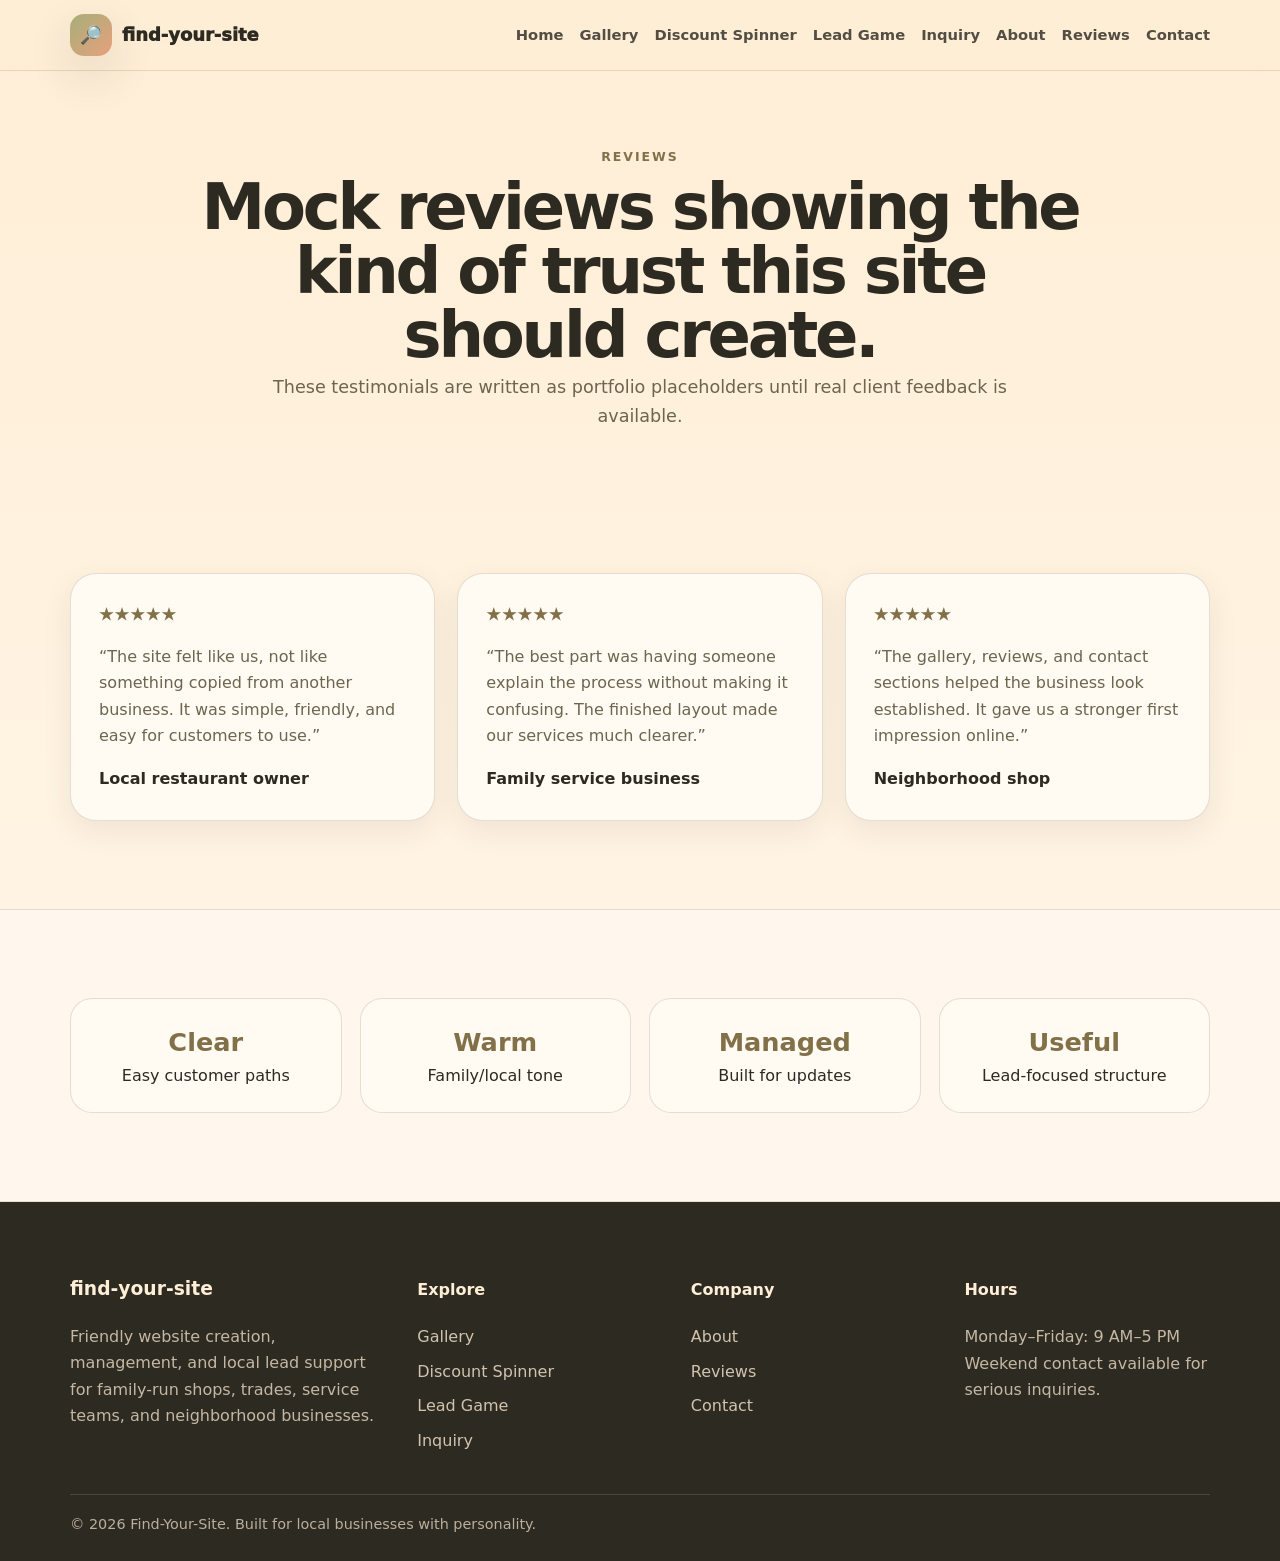
<file: reviews.html>
<!DOCTYPE html>
<html lang="en">
<head>
<meta charset="UTF-8">
<meta name="viewport" content="width=device-width, initial-scale=1.0">
<title>Reviews | Find-Your-Site</title>
<link rel="stylesheet" href="assets/css/style.css">
</head>
<body>
<header class="header"><div class="container nav"><a class="brand" href="index.html"><span class="brand-mark">🔎</span><span>find-your-site</span></a><button class="menu-toggle" aria-label="Open navigation">Menu</button><nav class="nav-links"><a href="index.html">Home</a><a href="gallery.html">Gallery</a><a href="discount-spinner.html">Discount Spinner</a><a href="leads-game.html">Lead Game</a><a href="custom-inquiry.html">Inquiry</a><a href="about.html">About</a><a href="reviews.html">Reviews</a><a href="contact.html">Contact</a></nav></div></header>
<main>

<section class="page-hero"><div class="container"><span class="eyebrow">Reviews</span><h1>Mock reviews showing the kind of trust this site should create.</h1><p>These testimonials are written as portfolio placeholders until real client feedback is available.</p></div></section>
<section class="section"><div class="container reviews-grid"><article class="card review-card"><div class="review-stars">★★★★★</div><p>“The site felt like us, not like something copied from another business. It was simple, friendly, and easy for customers to use.”</p><strong>Local restaurant owner</strong></article><article class="card review-card"><div class="review-stars">★★★★★</div><p>“The best part was having someone explain the process without making it confusing. The finished layout made our services much clearer.”</p><strong>Family service business</strong></article><article class="card review-card"><div class="review-stars">★★★★★</div><p>“The gallery, reviews, and contact sections helped the business look established. It gave us a stronger first impression online.”</p><strong>Neighborhood shop</strong></article></div></section>
<section class="section section-soft"><div class="container stats-band"><div><strong>Clear</strong><span>Easy customer paths</span></div><div><strong>Warm</strong><span>Family/local tone</span></div><div><strong>Managed</strong><span>Built for updates</span></div><div><strong>Useful</strong><span>Lead-focused structure</span></div></div></section>

</main>
<footer class="footer"><div class="container footer-grid"><div><h3>find-your-site</h3><p>Friendly website creation, management, and local lead support for family-run shops, trades, service teams, and neighborhood businesses.</p></div><div><h4>Explore</h4><a href="gallery.html">Gallery</a><a href="discount-spinner.html">Discount Spinner</a><a href="leads-game.html">Lead Game</a><a href="custom-inquiry.html">Inquiry</a></div><div><h4>Company</h4><a href="about.html">About</a><a href="reviews.html">Reviews</a><a href="contact.html">Contact</a></div><div><h4>Hours</h4><p>Monday–Friday: 9 AM–5 PM<br>Weekend contact available for serious inquiries.</p></div></div><div class="container tiny-footer">© <span data-year></span> Find-Your-Site. Built for local businesses with personality.</div></footer>
<script src="assets/js/script.js"></script>
</body>
</html>
</file>
<file: assets/css/style.css>
:root{--cream:#FFEED6;--sage:#A5AF79;--olive:#827148;--peach:#E8A07C;--ink:#2d2a22;--muted:#6c654f;--white:#fffaf2;--line:rgba(130,113,72,.20);--shadow:0 18px 45px rgba(45,42,34,.14);--radius:26px}*{box-sizing:border-box}html{scroll-behavior:smooth}body{margin:0;font-family:Inter,system-ui,-apple-system,Segoe UI,Arial,sans-serif;background:linear-gradient(180deg,var(--cream),#fff8ed);color:var(--ink);line-height:1.65}a{color:inherit;text-decoration:none}img{max-width:100%;display:block}.container{width:min(1140px,92%);margin:auto}.eyebrow{letter-spacing:.16em;text-transform:uppercase;font-weight:900;color:var(--olive);font-size:.78rem}.section{padding:88px 0}.section-soft{background:rgba(255,250,242,.68);border-top:1px solid var(--line);border-bottom:1px solid var(--line)}.section-heading{max-width:790px;margin:0 auto 34px;text-align:center}.section-heading h2,.page-hero h1{margin:.35rem 0}.section-heading p,.page-hero p{color:var(--muted)}.header{position:sticky;top:0;z-index:50;background:rgba(255,238,214,.94);backdrop-filter:blur(14px);border-bottom:1px solid var(--line)}.nav{display:flex;align-items:center;justify-content:space-between;padding:14px 0}.brand{display:flex;align-items:center;gap:10px;font-weight:1000;font-size:1.12rem}.brand-mark{width:42px;height:42px;border-radius:14px;background:linear-gradient(135deg,var(--sage),var(--peach));display:grid;place-items:center;box-shadow:var(--shadow)}.nav-links{display:flex;align-items:center;gap:16px;font-weight:800;font-size:.92rem}.nav-links a{opacity:.82}.nav-links a:hover{opacity:1;color:var(--olive)}.menu-toggle{display:none;border:0;background:var(--olive);color:var(--cream);padding:10px 12px;border-radius:12px;font-weight:900}.btn{display:inline-flex;align-items:center;justify-content:center;gap:10px;padding:14px 20px;border-radius:999px;font-weight:950;border:2px solid transparent;transition:.2s ease;cursor:pointer}.btn-primary{background:var(--olive);color:var(--cream);box-shadow:var(--shadow)}.btn-primary:hover{transform:translateY(-2px);background:#6f603d}.btn-secondary{background:var(--white);border-color:var(--line);color:var(--ink)}.btn-secondary:hover{border-color:var(--olive);transform:translateY(-2px)}.hero{padding:78px 0 72px}.hero-grid{display:grid;grid-template-columns:1.05fr .95fr;gap:48px;align-items:center}.hero h1{font-size:clamp(2.5rem,5.6vw,5.45rem);line-height:.96;margin:12px 0 22px;letter-spacing:-.07em}.hero p{font-size:1.15rem;color:var(--muted);max-width:710px}.hero-actions{display:flex;gap:14px;flex-wrap:wrap;margin-top:28px}.hero-card{position:relative;border-radius:36px;overflow:hidden;min-height:560px;box-shadow:var(--shadow);background:var(--sage)}.hero-card img{height:560px;width:100%;object-fit:cover}.hero-badge{position:absolute;left:22px;bottom:22px;right:22px;background:rgba(255,250,242,.94);border:1px solid rgba(255,255,255,.55);padding:22px;border-radius:24px}.hero-badge strong{font-size:1.35rem}.mini-stats{display:grid;grid-template-columns:repeat(3,1fr);gap:14px;margin-top:34px}.stat{background:rgba(255,250,242,.82);border:1px solid var(--line);border-radius:22px;padding:18px}.stat strong{display:block;font-size:1.55rem;color:var(--olive)}.stat span{font-size:.92rem;color:var(--muted)}.grid-3{display:grid;grid-template-columns:repeat(3,1fr);gap:22px}.grid-2{display:grid;grid-template-columns:repeat(2,1fr);gap:28px}.card{background:var(--white);border:1px solid var(--line);border-radius:var(--radius);padding:28px;box-shadow:0 10px 30px rgba(45,42,34,.08)}.lift{transition:.25s ease}.lift:hover{transform:translateY(-6px);box-shadow:var(--shadow)}.card h3{margin-top:0;font-size:1.35rem}.card p{color:var(--muted)}.icon{width:48px;height:48px;border-radius:16px;background:rgba(232,160,124,.4);display:grid;place-items:center;font-size:1.4rem;margin-bottom:18px}.split{display:grid;grid-template-columns:.95fr 1.05fr;gap:44px;align-items:center}.photo-stack{display:grid;grid-template-columns:1fr 1fr;gap:16px}.photo-stack img{border-radius:28px;height:280px;width:100%;object-fit:cover;box-shadow:var(--shadow)}.photo-stack img:first-child{margin-top:40px}.page-hero{padding:72px 0 54px;text-align:center}.page-hero h1{font-size:clamp(2.3rem,5vw,4.8rem);line-height:1;letter-spacing:-.05em;max-width:920px;margin-left:auto;margin-right:auto}.page-hero p{max-width:760px;margin:auto;font-size:1.1rem}.process-line{display:grid;grid-template-columns:repeat(4,1fr);gap:18px}.process-line article{background:var(--white);border:1px solid var(--line);border-radius:24px;padding:24px}.process-line span{font-weight:1000;color:var(--peach)}.pricing-grid{display:grid;grid-template-columns:repeat(3,1fr);gap:22px}.price-card{background:var(--white);border:1px solid var(--line);border-radius:28px;padding:28px;position:relative}.price-card.featured{transform:scale(1.03);box-shadow:var(--shadow);border-color:rgba(130,113,72,.45)}.badge{display:inline-flex;background:rgba(232,160,124,.35);border-radius:999px;padding:7px 12px;font-weight:900}.price{font-size:2.4rem!important;color:var(--olive)!important;font-weight:1000;margin:.25rem 0}.check-list{padding-left:1.2rem}.check-list li{margin:8px 0}.faq-wrap{display:grid;grid-template-columns:.75fr 1.25fr;gap:32px}.faq-item{width:100%;display:flex;justify-content:space-between;align-items:center;border:1px solid var(--line);background:var(--white);padding:18px 20px;border-radius:18px;font:inherit;font-weight:900;text-align:left;cursor:pointer;margin-top:12px}.faq-panel{display:none;background:rgba(255,250,242,.75);border:1px solid var(--line);border-top:0;border-radius:0 0 18px 18px;padding:0 20px 16px;color:var(--muted)}.faq-panel.open{display:block}.gallery{display:grid;grid-template-columns:repeat(2,1fr);gap:24px}.gallery-polished{align-items:stretch}.site-preview{overflow:hidden;padding:0}.site-preview img{height:270px;width:100%;object-fit:cover;transition:.3s ease}.site-preview div{padding:24px}.clickable-preview{display:block;transition:transform .2s ease,box-shadow .2s ease,border-color .2s ease}.clickable-preview:hover{transform:translateY(-6px);box-shadow:var(--shadow);border-color:rgba(130,113,72,.40)}.clickable-preview:hover img{transform:scale(1.04)}.tag{display:inline-flex;background:rgba(165,175,121,.24);color:var(--olive);font-weight:900;border-radius:999px;padding:7px 12px;font-size:.8rem;margin:4px 4px 4px 0}.preview-link{display:inline-flex;margin-top:10px;font-weight:1000;color:var(--olive)}.spinner-wrap{display:grid;grid-template-columns:.9fr 1.1fr;gap:36px;align-items:center}.wheel-shell{background:var(--white);border-radius:36px;padding:28px;box-shadow:var(--shadow);text-align:center}.pointer{font-size:2rem;line-height:1}.wheel{width:min(430px,88vw);height:min(430px,88vw);border-radius:50%;margin:0 auto 22px;background:conic-gradient(var(--sage) 0 45deg,var(--peach) 45deg 90deg,var(--olive) 90deg 135deg,#c8bd92 135deg 180deg,var(--sage) 180deg 225deg,var(--peach) 225deg 270deg,var(--olive) 270deg 315deg,#d7c7a0 315deg 360deg);border:12px solid var(--white);box-shadow:inset 0 0 0 5px rgba(45,42,34,.12),var(--shadow);transition:transform 4s cubic-bezier(.12,.78,.18,1);position:relative}.wheel:after{content:'FYS';position:absolute;inset:36%;border-radius:50%;background:var(--cream);display:grid;place-items:center;font-weight:1000;color:var(--olive);font-size:1.7rem;border:4px solid rgba(130,113,72,.24)}.enhanced-wheel span{position:absolute;left:50%;top:50%;font-size:.82rem;font-weight:1000;color:#fffaf2;text-shadow:0 1px 2px rgba(0,0,0,.25)}.enhanced-wheel span:nth-child(1){transform:rotate(22deg) translate(140px) rotate(-22deg)}.enhanced-wheel span:nth-child(2){transform:rotate(67deg) translate(140px) rotate(-67deg)}.enhanced-wheel span:nth-child(3){transform:rotate(112deg) translate(140px) rotate(-112deg)}.enhanced-wheel span:nth-child(4){transform:rotate(157deg) translate(140px) rotate(-157deg)}.enhanced-wheel span:nth-child(5){transform:rotate(202deg) translate(140px) rotate(-202deg)}.enhanced-wheel span:nth-child(6){transform:rotate(247deg) translate(140px) rotate(-247deg)}.enhanced-wheel span:nth-child(7){transform:rotate(292deg) translate(140px) rotate(-292deg)}.enhanced-wheel span:nth-child(8){transform:rotate(337deg) translate(140px) rotate(-337deg)}.discount-result{font-size:1.35rem;font-weight:950;color:var(--olive);margin-top:16px;min-height:42px}.stacked-perks{display:flex;flex-wrap:wrap;gap:10px;margin:18px 0 24px}.stacked-perks span{background:rgba(165,175,121,.22);border:1px solid var(--line);border-radius:999px;padding:9px 12px;font-weight:850}.form{display:grid;gap:16px}.form label{font-weight:900}.form input,.form textarea,.form select{width:100%;padding:15px 16px;border-radius:16px;border:1px solid rgba(130,113,72,.28);background:#fffdf8;font:inherit}.form textarea{min-height:150px;resize:vertical}.notice{display:none;background:rgba(165,175,121,.25);border:1px solid rgba(130,113,72,.25);padding:16px;border-radius:18px;font-weight:800}.reviews-grid{display:grid;grid-template-columns:repeat(3,1fr);gap:22px}.review-stars{color:var(--olive);letter-spacing:.08em;font-weight:1000}.stats-band{display:grid;grid-template-columns:repeat(4,1fr);gap:18px;text-align:center}.stats-band div{background:var(--white);border:1px solid var(--line);border-radius:22px;padding:22px}.stats-band strong{display:block;font-size:1.6rem;color:var(--olive)}.story-card{font-size:1.04rem}.footer{background:#2d2a22;color:var(--cream);padding:54px 0 24px}.footer-grid{display:grid;grid-template-columns:1.3fr repeat(3,1fr);gap:28px}.footer a{display:block;color:rgba(255,238,214,.78);margin:8px 0}.footer p{color:rgba(255,238,214,.72)}.tiny-footer{border-top:1px solid rgba(255,238,214,.14);margin-top:32px;padding-top:18px;color:rgba(255,238,214,.68);font-size:.9rem}.lead-game-layout{display:grid;grid-template-columns:1.35fr .65fr;gap:28px;align-items:start}.fishing-stage{padding:24px;overflow:hidden}.water-scene{position:relative;min-height:440px;border-radius:30px;overflow:hidden;background:linear-gradient(180deg,#fff7e8 0%,#f5d4b9 48%,#a5af79 49%,#827148 100%);border:1px solid rgba(130,113,72,.18)}.sun{position:absolute;top:28px;right:34px;font-size:3rem}.cloud{position:absolute;background:rgba(255,250,242,.88);height:28px;border-radius:999px}.cloud:before,.cloud:after{content:'';position:absolute;background:rgba(255,250,242,.88);border-radius:50%}.cloud:before{width:42px;height:42px;left:22px;top:-18px}.cloud:after{width:32px;height:32px;right:18px;top:-12px}.cloud-one{width:120px;left:45px;top:55px}.cloud-two{width:95px;left:210px;top:94px;opacity:.8}.dock{position:absolute;left:20px;top:206px;font-size:3rem;z-index:4}.boat{position:absolute;left:50%;top:172px;transform:translateX(-50%);font-size:4.4rem;z-index:4}.fishing-line{position:absolute;left:50%;top:212px;width:2px;height:130px;background:rgba(45,42,34,.5);transform-origin:top;transition:.6s ease;z-index:3}.hook{position:absolute;left:calc(50% - 14px);top:324px;font-size:1.8rem;transition:.6s ease;z-index:4}.water-line{position:absolute;left:0;right:0;top:48%;height:12px;background:rgba(255,238,214,.45);box-shadow:0 20px 0 rgba(255,238,214,.16),0 42px 0 rgba(255,238,214,.10)}.fish{position:absolute;font-size:2.2rem;animation:swim 8s linear infinite}.fish-one{bottom:84px;left:10%;animation-duration:9s}.fish-two{bottom:145px;left:58%;animation-duration:7s}.fish-three{bottom:40px;left:34%;animation-duration:11s}@keyframes swim{0%{transform:translateX(-40px)}50%{transform:translateX(70px)}100%{transform:translateX(-40px)}}.casting .fishing-line{height:185px;transform:rotate(8deg)}.casting .hook{top:380px;transform:translateX(24px) rotate(12deg)}.game-controls{display:flex;flex-wrap:wrap;gap:12px;align-items:center;margin-top:22px}.game-controls p{flex-basis:100%;margin:0 0 4px;color:var(--muted)}.caught-sidebar h2{margin:8px 0 8px}.caught-list{list-style:none;padding:0;margin:20px 0 0;display:grid;gap:12px}.caught-list li{background:#fffdf8;border:1px solid rgba(130,113,72,.18);border-radius:18px;padding:14px}.caught-list strong{display:block;color:var(--ink)}.caught-list span{display:block;color:var(--muted);font-size:.92rem}.empty-catch{color:var(--muted);font-weight:800}.lead-modal{position:fixed;inset:0;background:rgba(45,42,34,.62);z-index:100;display:none;align-items:center;justify-content:center;padding:22px}.lead-modal.open{display:flex}.lead-modal-card{position:relative;background:var(--white);border-radius:30px;width:min(760px,94vw);max-height:86vh;overflow:auto;padding:34px;box-shadow:var(--shadow)}.modal-close{position:absolute;top:16px;right:18px;border:0;background:var(--cream);border-radius:50%;width:42px;height:42px;font-size:1.8rem;cursor:pointer}.lead-summary-grid{display:grid;grid-template-columns:1fr 1fr;gap:14px;margin:18px 0}.lead-summary-card{background:#fffdf8;border:1px solid rgba(130,113,72,.18);border-radius:18px;padding:16px}.lead-summary-card h3{margin:0 0 6px}.lead-summary-card p{margin:4px 0;color:var(--muted)}@media(max-width:960px){.menu-toggle{display:block}.nav-links{display:none;position:absolute;left:4%;right:4%;top:76px;background:var(--white);padding:18px;border-radius:22px;box-shadow:var(--shadow);flex-direction:column;align-items:flex-start}.nav-links.open{display:flex}.hero-grid,.split,.spinner-wrap,.faq-wrap,.lead-game-layout{grid-template-columns:1fr}.grid-3,.grid-2,.gallery,.footer-grid,.mini-stats,.pricing-grid,.process-line,.reviews-grid,.stats-band,.lead-summary-grid{grid-template-columns:1fr}.hero-card,.hero-card img{min-height:420px;height:420px}.section{padding:64px 0}.price-card.featured{transform:none}.water-scene{min-height:360px}.boat{top:145px}.fishing-line{top:185px}.hook{top:296px}.casting .hook{top:325px}}
/* Patch: clearer discount wheel labels and playable lead-fishing game */
.enhanced-wheel span{width:74px;text-align:center;line-height:1.05;font-size:.76rem;}
.water-scene{background:linear-gradient(180deg,#fff7e8 0%,#f5d4b9 45%,#b7c48f 46%,#72815a 100%);}
.fish{cursor:pointer;user-select:none;z-index:5;filter:drop-shadow(0 6px 5px rgba(45,42,34,.18));animation-name:swimFull;animation-timing-function:linear;animation-iteration-count:infinite;}
.fish-one{bottom:92px;left:-70px;animation-duration:13s;}
.fish-two{bottom:154px;left:-70px;animation-duration:6s;animation-delay:-2s;}
.fish-three{bottom:48px;left:-70px;animation-duration:9s;animation-delay:-4s;}
.fish.paused{animation-play-state:paused;}
.fish.caught-pop{animation-play-state:paused;transform:scale(1.35) rotate(-12deg)!important;}
.ready-to-catch .fish{outline:3px solid rgba(255,238,214,.82);outline-offset:6px;border-radius:50%;}
@keyframes swimFull{0%{transform:translateX(-90px) scaleX(1)}49%{transform:translateX(calc(min(1140px,92vw) - 20px)) scaleX(1)}50%{transform:translateX(calc(min(1140px,92vw) - 20px)) scaleX(-1)}99%{transform:translateX(-90px) scaleX(-1)}100%{transform:translateX(-90px) scaleX(1)}}
@media(max-width:960px){@keyframes swimFull{0%{transform:translateX(-90px) scaleX(1)}49%{transform:translateX(86vw) scaleX(1)}50%{transform:translateX(86vw) scaleX(-1)}99%{transform:translateX(-90px) scaleX(-1)}100%{transform:translateX(-90px) scaleX(1)}}}
</file>
